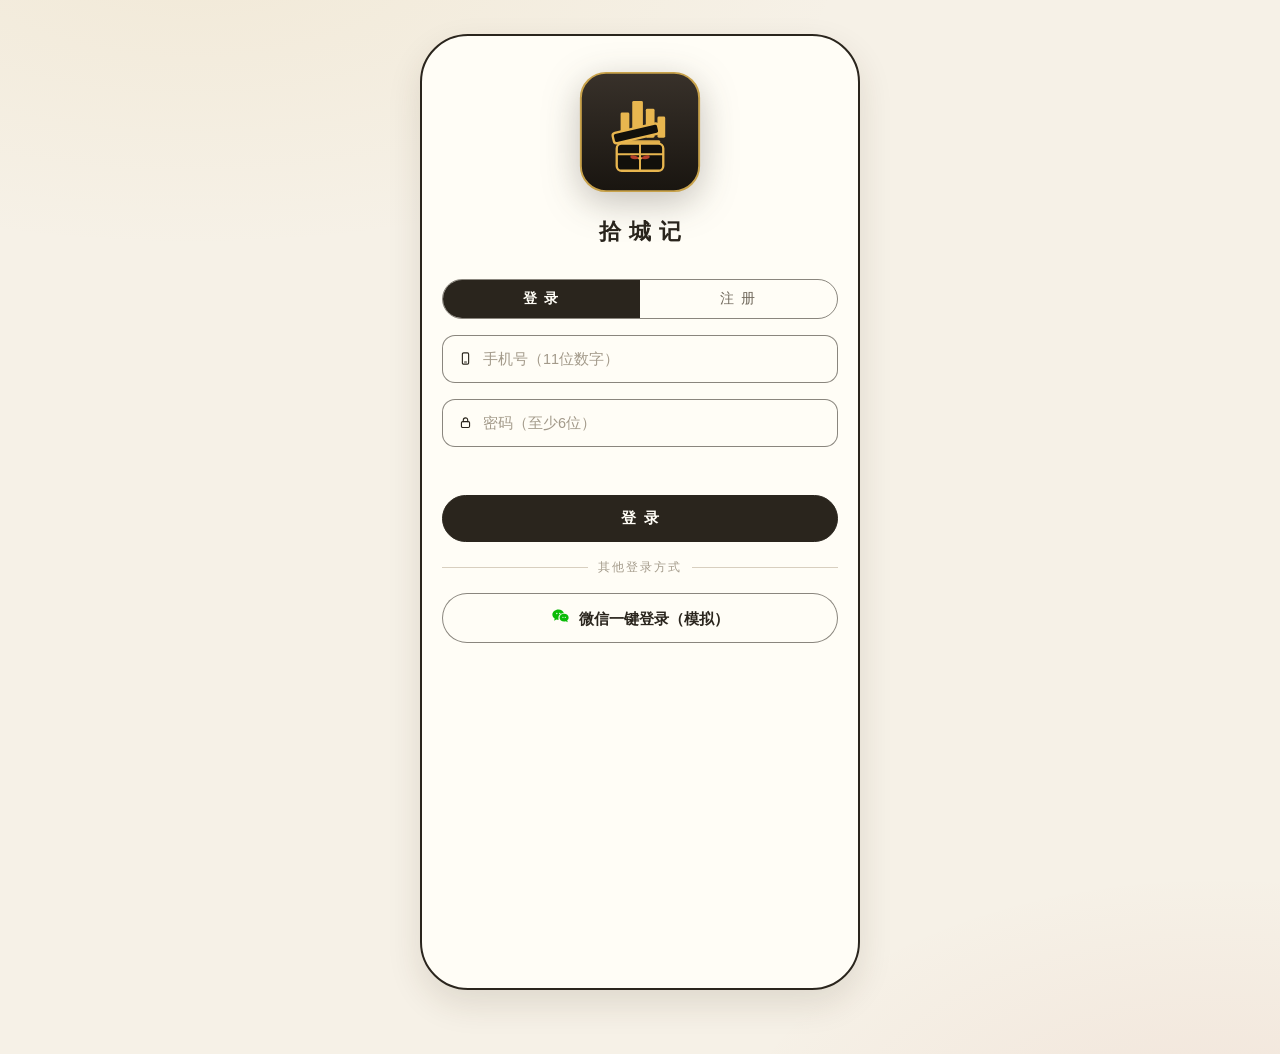
<file: index.html>
<!DOCTYPE html>
<html lang="zh-CN">
<head>
<meta charset="UTF-8">
<meta name="viewport" content="width=device-width, initial-scale=1.0">
<title>登录 · 拾城记</title>
<link rel="stylesheet" href="css/style.css">
<style>
.emblem{display:flex;justify-content:center;margin-top:8px;filter:drop-shadow(0 10px 18px rgba(42,37,29,.28))}
.emblem svg{display:block}
.brandname{
  text-align:center;font-family:var(--serif);font-size:22px;font-weight:700;
  letter-spacing:8px;padding-left:8px;color:var(--ink);margin-top:2px;
}
.tabs{display:flex;border:1.5px solid var(--ink-bd);border-radius:999px;overflow:hidden;margin-top:14px}
.tabs button{flex:1;border:none;background:transparent;padding:10px 0;font-size:14px;
  font-family:inherit;color:var(--ink-2);cursor:pointer;letter-spacing:2px}
.tabs button.on{background:var(--ink);color:var(--card);font-weight:600}
.err-tip{font-size:12px;color:var(--seal);min-height:16px;text-align:center}
</style>
</head>
<body>
<div class="phone">
  <div class="emblem">
    <svg viewBox="0 0 132 132" width="128" height="128" xmlns="http://www.w3.org/2000/svg" role="img" aria-label="拾城记">
      <defs>
        <linearGradient id="lg_ink" x1="0" y1="0" x2="0" y2="1">
          <stop offset="0" stop-color="#38312a"/>
          <stop offset="1" stop-color="#191510"/>
        </linearGradient>
      </defs>
      <!-- 印章式外框 -->
      <rect x="5" y="5" width="122" height="122" rx="26" fill="url(#lg_ink)" stroke="#c8a24b" stroke-width="2"/>
      <!-- 城市天际线（盒后，无窗简化版） -->
      <g fill="#e8b64f">
        <rect x="46" y="46" width="9" height="26" rx="1.5"/>
        <rect x="58" y="34" width="11" height="38" rx="1.5"/>
        <rect x="72" y="42" width="9" height="30" rx="1.5"/>
        <rect x="84" y="50" width="8" height="22" rx="1.5"/>
      </g>
      <!-- 盒身（开口向上） -->
      <rect x="42" y="78" width="48" height="28" rx="5" fill="#12100b" stroke="#e8b64f" stroke-width="2.4"/>
      <path d="M42 89 h48 M66 78 v28" stroke="#e8b64f" stroke-width="2"/>
      <!-- 盒口金光缝 -->
      <rect x="45" y="74.5" width="42" height="3.6" rx="1.8" fill="#e8b64f" opacity=".95"/>
      <!-- 掀起的盒盖 -->
      <g transform="rotate(-13 45 79)">
        <rect x="40" y="66" width="48" height="11" rx="3" fill="#12100b" stroke="#e8b64f" stroke-width="2.4"/>
      </g>
      <!-- 朱砂蝴蝶结 -->
      <path d="M66 93 c -5 -3.4 -10 -4.2 -10 -1.4 0 2.4 5 3.4 10 1.4 z" fill="#b5402c"/>
      <path d="M66 93 c 5 -3.4 10 -4.2 10 -1.4 0 2.4 -5 3.4 -10 1.4 z" fill="#b5402c"/>
      <circle cx="66" cy="93" r="1.8" fill="#e8b64f"/>
    </svg>
  </div>

  <div class="brandname">拾城记</div>

  <div class="tabs">
    <button id="tabLogin" class="on" type="button">登 录</button>
    <button id="tabReg" type="button">注 册</button>
  </div>

  <div class="field"><span><svg class="ico" width="15" height="15" viewBox="0 0 24 24" fill="none" stroke="currentColor" stroke-width="1.8" stroke-linecap="round" stroke-linejoin="round" aria-hidden="true"><rect x="7" y="3" width="10" height="18" rx="2"/><path d="M10.5 17.5h3"/></svg></span><input id="phone" maxlength="11" placeholder="手机号（11位数字）"></div>
  <div class="field" id="nickRow" style="display:none"><span><svg class="ico" width="15" height="15" viewBox="0 0 24 24" fill="none" stroke="currentColor" stroke-width="1.8" stroke-linecap="round" stroke-linejoin="round" aria-hidden="true"><circle cx="12" cy="8" r="3.5"/><path d="M5.5 20c1.2-3.4 3.6-5 6.5-5s5.3 1.6 6.5 5"/></svg></span><input id="nick" maxlength="12" placeholder="昵称（可不填，默认用手机尾号）"></div>
  <div class="field"><span><svg class="ico" width="15" height="15" viewBox="0 0 24 24" fill="none" stroke="currentColor" stroke-width="1.8" stroke-linecap="round" stroke-linejoin="round" aria-hidden="true"><rect x="5.5" y="10.5" width="13" height="9.5" rx="2"/><path d="M8.5 10.5V8a3.5 3.5 0 0 1 7 0v2.5"/></svg></span><input id="pwd" type="password" placeholder="密码（至少6位）"></div>
  <div class="field" id="pwd2Row" style="display:none"><span><svg class="ico" width="15" height="15" viewBox="0 0 24 24" fill="none" stroke="currentColor" stroke-width="1.8" stroke-linecap="round" stroke-linejoin="round" aria-hidden="true"><rect x="5.5" y="10.5" width="13" height="9.5" rx="2"/><path d="M8.5 10.5V8a3.5 3.5 0 0 1 7 0v2.5"/></svg></span><input id="pwd2" type="password" placeholder="确认密码"></div>
  <div class="err-tip" id="err"></div>

  <button class="btn solid" id="submitBtn" type="button">登&nbsp;&nbsp;录</button>

  <div class="divider">其他登录方式</div>
  <button class="btn" id="wxBtn" type="button"><svg width="19" height="17" viewBox="0 0 28 24" aria-hidden="true"><path fill="#09BB07" d="M11 3C6 3 2 6.4 2 10.6c0 2.4 1.3 4.5 3.4 5.9L4.6 19.6l3.4-1.7c.9.3 1.9.4 3 .4h.4A6.7 6.7 0 0 1 11 15c0-3.5 3.4-6.3 7.5-6.3h.5C18.2 5 14.9 3 11 3z"/><path fill="#09BB07" d="M26 15.2c0-3.1-3-5.6-6.7-5.6s-6.7 2.5-6.7 5.6 3 5.6 6.7 5.6c.9 0 1.7-.1 2.5-.4l2.9 1.5-.8-2.9c1.3-1 2.1-2.4 2.1-3.8z"/><circle cx="8.6" cy="9" r="1" fill="#fff"/><circle cx="13" cy="9" r="1" fill="#fff"/><circle cx="17.6" cy="14.6" r=".9" fill="#fff"/><circle cx="21" cy="14.6" r=".9" fill="#fff"/></svg>&nbsp;&nbsp;微信一键登录（模拟）</button>

</div>

<script src="js/data.js"></script>
<script src="js/app.js"></script>
<script>
(function(){
  var mode = 'login';
  var $ = function(id){ return document.getElementById(id); };

  /* 已登录则直接进首页 */
  if(Session.current()){
    toast('已登录，正在进入首页…', 1200);
    setTimeout(function(){ location.href = '03-home.html'; }, 700);
    return;
  }

  function setMode(m){
    mode = m;
    $('tabLogin').className = m === 'login' ? 'on' : '';
    $('tabReg').className = m === 'reg' ? 'on' : '';
    $('nickRow').style.display = m === 'reg' ? '' : 'none';
    $('pwd2Row').style.display = m === 'reg' ? '' : 'none';
    $('submitBtn').textContent = m === 'login' ? '登  录' : '注 册 并 登 录';
    $('err').textContent = '';
  }
  $('tabLogin').onclick = function(){ setMode('login'); };
  $('tabReg').onclick = function(){ setMode('reg'); };

  function err(msg){
    $('err').textContent = msg;
    document.querySelectorAll('.field input').forEach(function(inp){
      inp.parentElement.classList.remove('err');
    });
  }
  function randHue(){ return Math.floor(Math.random() * 360); }

  function doWxLogin(){
    var u = Session.current();
    if(!u){
      var id = 'wx_' + Math.random().toString(36).slice(2, 8);
      u = { id: id, phone: id, nick: '微信用户' + id.slice(3).toUpperCase(), hue: randHue(), isWx: true };
      Session.login(u);
    }
    toast('微信登录成功（模拟）');
    setTimeout(function(){ location.href = '03-home.html'; }, 500);
  }
  $('wxBtn').onclick = doWxLogin;

  $('submitBtn').onclick = function(){
    var phone = $('phone').value.trim();
    var pwd = $('pwd').value;
    if(!/^1\d{10}$/.test(phone)) return err('请输入 11 位手机号');
    if(pwd.length < 6) return err('密码至少 6 位');

    var users = Store.get('users', {});
    if(mode === 'reg'){
      if(users[phone]) return err('该手机号已注册，请直接登录');
      if($('pwd2').value !== pwd) return err('两次输入的密码不一致');
      var nick = $('nick').value.trim() || ('街坊' + phone.slice(-4));
      users[phone] = { pwd: pwd, nick: nick, hue: randHue(), createdAt: Date.now() };
      Store.set('users', users);
      Session.login({ id: phone, phone: phone, nick: nick, hue: users[phone].hue, isWx: false });
      toast('注册成功，欢迎来到拾城记');
      setTimeout(function(){ location.href = '03-home.html'; }, 600);
    }else{
      var u = users[phone];
      if(!u || u.pwd !== pwd) return err('账号或密码不正确（未注册？请先注册）');
      Session.login({ id: phone, phone: phone, nick: u.nick, hue: u.hue, avatar: u.avatar || null, isWx: false });
      toast('登录成功，欢迎回来，' + u.nick);
      setTimeout(function(){ location.href = '03-home.html'; }, 600);
    }
  };
  $('pwd').addEventListener('keydown', function(e){ if(e.key === 'Enter') $('submitBtn').click(); });
})();
</script>
</body>
</html>
</file>
<file: css/style.css>
/* ============================================================
   城市记忆盲盒 · 最终版 共享样式
   风格：城市记忆 / 老物件 —— 纸墨底、朱砂红点缀、衬线标题
   ============================================================ */
:root{
  --paper:#f6f1e7;          /* 页面底 */
  --card:#fffdf6;           /* 卡片 */
  --ink:#2a251d;            /* 主墨色 */
  --ink-bd:rgba(42,37,29,.55); /* 外边框墨色（整体降透明度） */
  --ink-2:#6f675a;          /* 次级文字 */
  --ink-3:#a39a8a;          /* 弱文字 */
  --line:#d8cfbf;           /* 细边线 */
  --seal:#b5402c;           /* 朱砂红 */
  --seal-dk:#8f3222;
  --gold:#c8a24b;           /* 描金 */
  --green:#3d7a4f;
  --shadow:0 14px 34px rgba(60,45,20,.12);
  --r-lg:18px; --r-md:13px; --r-sm:9px;
  --serif:"Noto Serif SC","Songti SC","STZhongsong","SimSun",serif;
  --sans:"PingFang SC","Microsoft YaHei","Segoe UI",sans-serif;
}
*{margin:0;padding:0;box-sizing:border-box}
html{-webkit-text-size-adjust:100%}
body{
  background:
    radial-gradient(1100px 500px at 15% -5%, rgba(200,162,75,.10), transparent 60%),
    radial-gradient(900px 520px at 95% 110%, rgba(181,64,44,.08), transparent 55%),
    var(--paper);
  color:var(--ink);
  font-family:var(--sans);
  display:flex;flex-direction:column;align-items:center;
  padding:34px 16px 64px;min-height:100vh;line-height:1.6;
}
a{color:inherit}

/* ---------- 作业展示壳：页码标签 + 手机 + 翻页 ---------- */
.phone{
  width:440px;max-width:100%;
  background:var(--card);
  border:2px solid var(--ink);border-radius:48px;
  padding:24px 20px 20px;
  display:flex;flex-direction:column;gap:16px;
  box-shadow:var(--shadow);
  min-height:956px;position:relative;   /* iPhone Pro Max 逻辑尺寸 440×956 */
}
.phone.dark{background:#221e18;border-color:#0e0c09;color:#efe7d8}

/* ---------- 顶栏 ---------- */
.topbar{display:flex;align-items:center;gap:12px}
.back{
  width:34px;height:34px;flex:0 0 34px;border:none;border-radius:50%;
  display:flex;align-items:center;justify-content:center;
  cursor:pointer;background:var(--seal);color:#fff8ef;text-decoration:none;user-select:none;
  box-shadow:0 3px 8px rgba(181,64,44,.35);
}
.back:hover{background:#a03824;color:#fff8ef}
.title{font-size:17px;font-weight:700;font-family:var(--serif);letter-spacing:2px}
.spacer{flex:1}

/* ---------- 通用小组件 ---------- */
.chip{
  display:inline-flex;align-items:center;gap:5px;white-space:nowrap;
  border:1.5px solid var(--ink-bd);border-radius:999px;
  font-size:12px;padding:4px 12px;color:var(--ink);cursor:default;
}
.chip.ghost{border-color:var(--line);color:var(--ink-2)}
.chip.seal{border-color:var(--seal);color:var(--seal);background:rgba(181,64,44,.06)}
.chip.gold{border-color:var(--gold);color:#8a6a1e;background:rgba(200,162,75,.10)}
.chip.click{cursor:pointer}
.btn{
  border:1.5px solid var(--ink-bd);border-radius:999px;padding:13px 0;text-align:center;
  font-size:15px;font-weight:600;background:var(--card);color:var(--ink);
  cursor:pointer;user-select:none;transition:transform .06s ease, opacity .2s;
  text-decoration:none;display:block;
}
.btn:hover{transform:translateY(-1px)}
.btn:active{transform:translateY(1px)}
.btn.solid{background:var(--ink);border-color:var(--ink);color:var(--card)}
.btn.seal{background:var(--seal);border-color:var(--seal);color:#fff8ef}
.btn.ghost{border-color:var(--line);color:var(--ink-2);font-weight:400}
.btn.danger{border-color:var(--seal);color:var(--seal);background:transparent}
.btn[disabled]{opacity:.45;pointer-events:none}
.btn.sm{padding:8px 16px;font-size:13px}
.box{border:1.5px solid var(--ink-bd);border-radius:var(--r-md)}
.field{
  display:flex;align-items:center;gap:10px;
  border:1.5px solid var(--ink-bd);border-radius:var(--r-md);
  padding:0 15px;height:48px;font-size:14.5px;background:var(--card);
}
.field input{flex:1;border:none;outline:none;background:transparent;font-size:14.5px;color:var(--ink);min-width:0}
.field input::placeholder{color:var(--ink-3)}
.divider{display:flex;align-items:center;gap:10px;color:var(--ink-3);font-size:12px;letter-spacing:2px}
.divider::before,.divider::after{content:"";flex:1;height:1px;background:var(--line)}
.note{font-size:12px;color:var(--ink-3);text-align:center;line-height:1.8}
.avatar{
  border-radius:50%;display:flex;align-items:center;justify-content:center;
  color:#fff8ef;font-weight:700;flex:0 0 auto;user-select:none;
  border:1.5px solid var(--ink-bd);
}

/* ---------- 底部导航 ---------- */
.tabbar{
  display:flex;border-radius:999px;
  padding:8px;margin-top:auto;background:var(--card);
}
.tab{
  flex:1;display:flex;flex-direction:column;align-items:center;gap:3px;
  font-size:11px;color:var(--ink-3);cursor:pointer;text-decoration:none;border-radius:999px;padding:4px 0;
}
.tab svg{width:20px;height:20px;stroke:currentColor;fill:none;stroke-width:2}
.tab.active{color:var(--seal);font-weight:700}
.tab:hover{color:var(--seal)}

/* ---------- Toast ---------- */
#toast{
  position:fixed;left:50%;bottom:64px;transform:translateX(-50%) translateY(20px);
  background:rgba(30,26,20,.92);color:#f7f1e4;font-size:13.5px;
  padding:11px 20px;border-radius:999px;opacity:0;pointer-events:none;
  transition:all .28s ease;z-index:999;max-width:80vw;text-align:center;
}
#toast.show{opacity:1;transform:translateX(-50%) translateY(0)}

/* ---------- 模态框 ---------- */
.mask{
  position:fixed;inset:0;background:rgba(28,22,14,.5);backdrop-filter:blur(2px);
  display:none;align-items:center;justify-content:center;z-index:900;padding:20px;
}
.mask.show{display:flex}
.dialog{
  width:340px;max-width:100%;background:var(--card);border:2px solid var(--ink-bd);
  border-radius:var(--r-lg);padding:22px 20px;box-shadow:var(--shadow);
  display:flex;flex-direction:column;gap:14px;max-height:82vh;overflow:auto;
}
.dialog h3{font-family:var(--serif);font-size:17px;letter-spacing:2px;text-align:center}
.dialog .actions{display:flex;gap:10px}
.dialog .actions .btn{flex:1;padding:10px 0;font-size:14px}

/* ---------- 表单校验提示 ---------- */
.field.err{border-color:var(--seal);animation:shake .3s}
@keyframes shake{25%{transform:translateX(-4px)}75%{transform:translateX(4px)}}

/* ---------- 进度条 ---------- */
.track{flex:1;height:8px;border:1px solid var(--ink-3);border-radius:5px;overflow:hidden;background:var(--card)}
.fill{height:100%;background:linear-gradient(90deg,var(--seal),var(--gold));transition:width .5s ease}

/* ---------- 通用列表行 ---------- */
.menurow{
  border:1.5px solid var(--ink-bd);border-radius:var(--r-md);padding:14px 16px;
  display:flex;align-items:center;gap:10px;font-size:14px;cursor:pointer;
  background:var(--card);text-decoration:none;color:var(--ink);
}
.menurow:hover{background:#fbf7ec}
.menurow .chev{margin-left:auto;color:var(--ink-3);font-size:17px}
.menurow .sub{font-size:11.5px;color:var(--ink-3)}

/* ---------- 空状态 ---------- */
.empty{
  border:1.5px dashed var(--line);border-radius:var(--r-md);
  padding:28px 16px;text-align:center;color:var(--ink-3);font-size:13px;line-height:2;
}
.empty .big{font-size:30px}

/* ---------- 动画工具 ---------- */
@keyframes floaty{0%,100%{transform:translateY(0)}50%{transform:translateY(-9px)}}
@keyframes spinSlow{to{transform:rotate(360deg)}}
@keyframes pulse{0%,100%{opacity:.5}50%{opacity:1}}
@media (max-width:430px){ body{padding:18px 8px 48px} .phone{border-radius:24px} }

/* 全设备统一 iPhone Pro Max 手机壳（440×956），无宽屏分支 */

/* ---------- 线性图标 ---------- */
.ico{display:inline-block;vertical-align:-0.18em;flex:0 0 auto}

/* ---------- 老物件悬空展台（方案A） ---------- */
.pedestal{position:relative;display:inline-flex;align-items:center;justify-content:center}
.pedestal .glow{position:absolute;inset:0;border-radius:50%;
  background:radial-gradient(60% 55% at 50% 44%, rgba(232,182,79,.30), rgba(20,16,10,0) 72%)}
.pedestal .art{position:relative;width:100%;height:100%;animation:artFloat 3.4s ease-in-out infinite}
.pedestal .shadow{position:absolute;bottom:2%;left:50%;width:58%;height:11%;
  transform:translateX(-50%);border-radius:50%;
  background:radial-gradient(50% 50% at 50% 50%, rgba(0,0,0,.5), rgba(0,0,0,0) 70%);
  animation:artShadow 3.4s ease-in-out infinite}
@keyframes artFloat{0%,100%{transform:translateY(0)}50%{transform:translateY(-6%)}}
@keyframes artShadow{0%,100%{transform:translateX(-50%) scaleX(1);opacity:.75}50%{transform:translateX(-50%) scaleX(.8);opacity:.5}}
</file>
